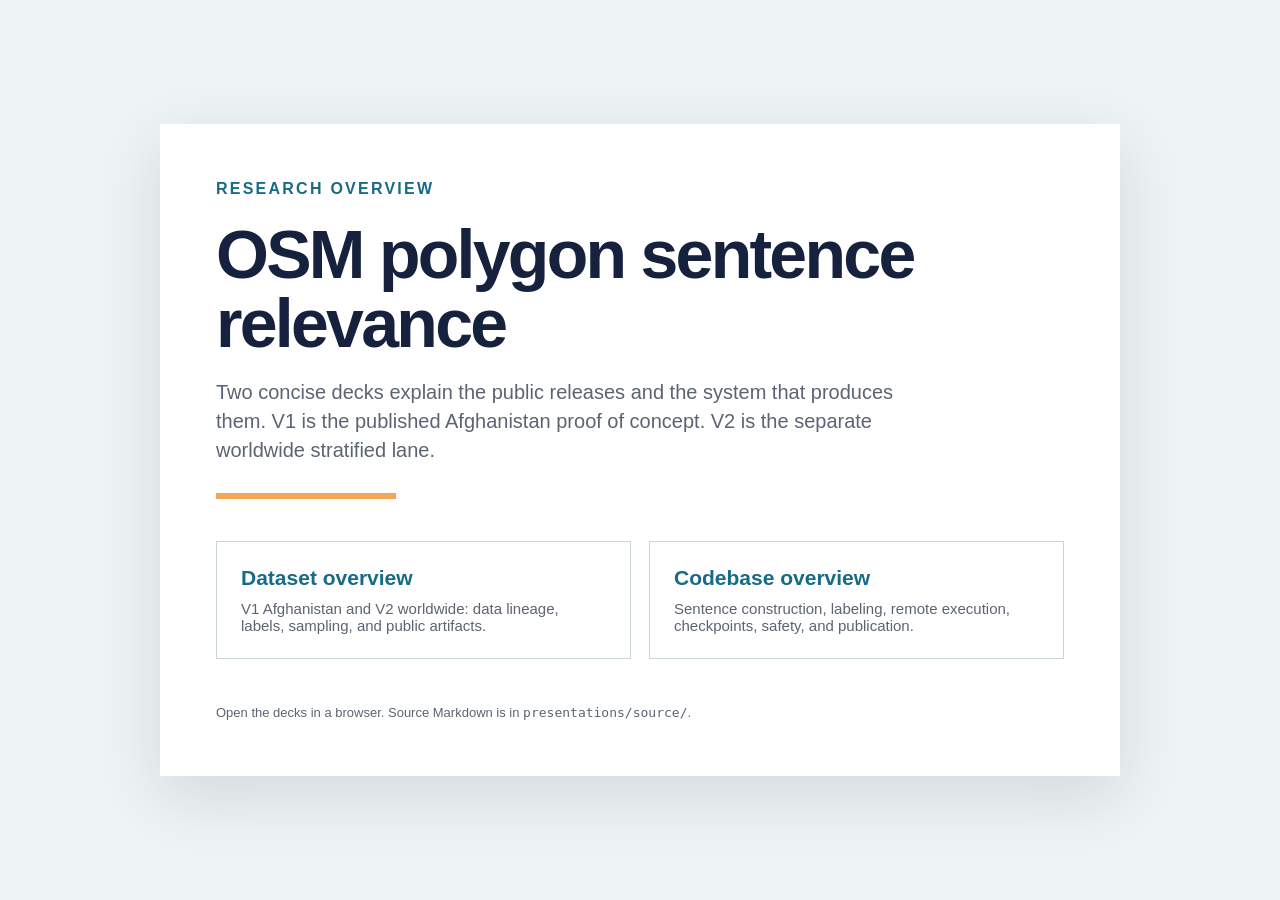
<file: presentations/index.html>
<!doctype html>
<html lang="en">
<head>
  <meta charset="utf-8">
  <meta name="viewport" content="width=device-width, initial-scale=1">
  <title>Sentence relevance project presentations</title>
  <style>
    :root { color-scheme: light; font-family: "Helvetica Neue", Arial, sans-serif; color: #16213e; background: #eef3f4; }
    * { box-sizing: border-box; }
    body { margin: 0; min-height: 100vh; display: grid; place-items: center; }
    main { width: min(960px, calc(100vw - 48px)); padding: 56px; background: #fff; box-shadow: 0 20px 60px rgba(22, 33, 62, .12); }
    .eyebrow { color: #176b87; font-weight: 700; letter-spacing: .14em; text-transform: uppercase; }
    h1 { max-width: 760px; margin: 22px 0 14px; font-size: clamp(36px, 6vw, 68px); line-height: 1.02; letter-spacing: -.04em; }
    p { max-width: 720px; color: #5b6472; font-size: 20px; line-height: 1.45; }
    .rule { width: 180px; height: 6px; margin: 28px 0 38px; background: #f2a65a; }
    .links { display: grid; grid-template-columns: 1fr 1fr; gap: 18px; margin-top: 42px; }
    a { display: block; padding: 24px; border: 1px solid #cbd6da; color: #176b87; text-decoration: none; font-weight: 700; font-size: 21px; }
    a:hover { border-color: #176b87; background: #e7f3f5; }
    small { display: block; margin-top: 10px; color: #5b6472; font-size: 15px; font-weight: 400; }
    footer { margin-top: 46px; color: #5b6472; font-size: 13px; }
    @media (max-width: 680px) { main { padding: 32px 26px; } .links { grid-template-columns: 1fr; } }
  </style>
</head>
<body>
  <main class="deck">
    <div class="eyebrow">Research overview</div>
    <h1>OSM polygon sentence relevance</h1>
    <p>Two concise decks explain the public releases and the system that produces them. V1 is the published Afghanistan proof of concept. V2 is the separate worldwide stratified lane.</p>
    <div class="rule"></div>
    <div class="links">
      <a href="afghanistan-dataset-overview/index.html">Dataset overview<small>V1 Afghanistan and V2 worldwide: data lineage, labels, sampling, and public artifacts.</small></a>
      <a href="codebase-overview/index.html">Codebase overview<small>Sentence construction, labeling, remote execution, checkpoints, safety, and publication.</small></a>
    </div>
    <footer>Open the decks in a browser. Source Markdown is in <code>presentations/source/</code>.</footer>
  </main>
</body>
</html>
</file>
